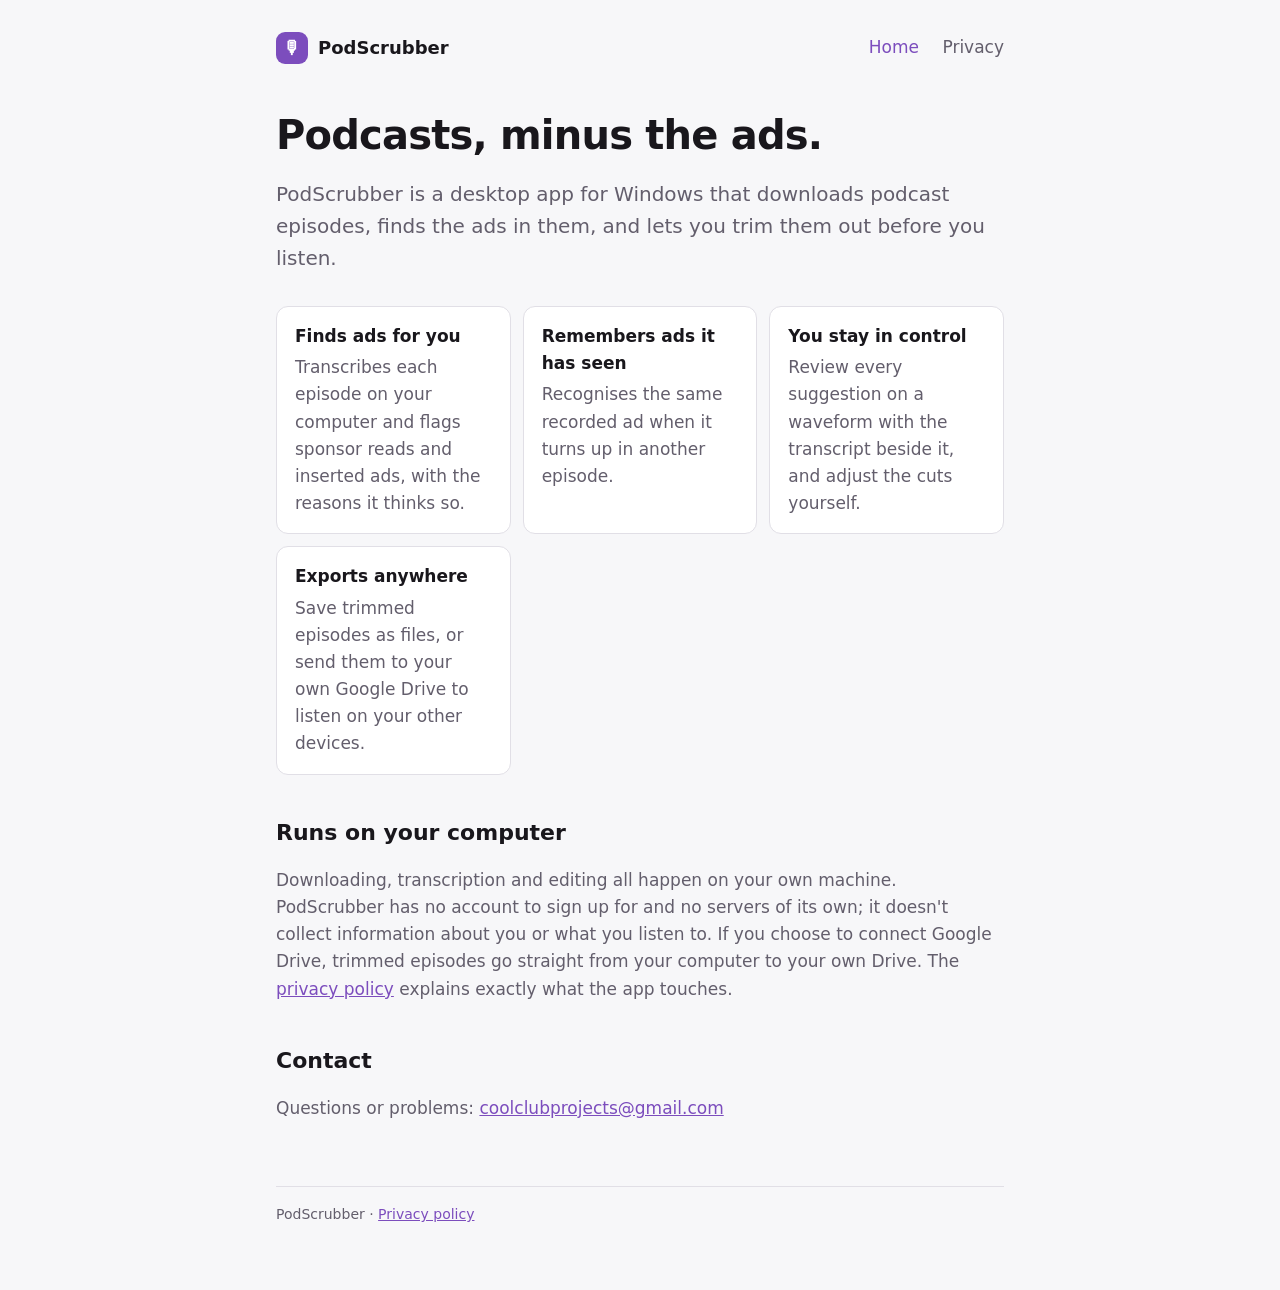
<file: index.html>
<!doctype html>
<html lang="en">
<head>
  <meta charset="utf-8">
  <meta name="viewport" content="width=device-width, initial-scale=1">
  <title>PodScrubber</title>
  <meta name="description" content="PodScrubber finds and trims the ads out of podcast episodes you download, entirely on your own computer.">
  <link rel="stylesheet" href="style.css">
</head>
<body>
  <div class="page">
    <header class="site">
      <a class="brand" href="./"><span class="brand-mark" aria-hidden="true">🎙</span>PodScrubber</a>
      <nav>
        <a href="./" aria-current="page">Home</a>
        <a href="privacy.html">Privacy</a>
      </nav>
    </header>

    <main>
      <h1>Podcasts, minus the ads.</h1>
      <p class="lead">
        PodScrubber is a desktop app for Windows that downloads podcast episodes, finds the ads in them,
        and lets you trim them out before you listen.
      </p>

      <ul class="features">
        <li><strong>Finds ads for you</strong>Transcribes each episode on your computer and flags sponsor reads and inserted ads, with the reasons it thinks so.</li>
        <li><strong>Remembers ads it has seen</strong>Recognises the same recorded ad when it turns up in another episode.</li>
        <li><strong>You stay in control</strong>Review every suggestion on a waveform with the transcript beside it, and adjust the cuts yourself.</li>
        <li><strong>Exports anywhere</strong>Save trimmed episodes as files, or send them to your own Google Drive to listen on your other devices.</li>
      </ul>

      <h2>Runs on your computer</h2>
      <p>
        Downloading, transcription and editing all happen on your own machine. PodScrubber has no account to
        sign up for and no servers of its own; it doesn't collect information about you or what you listen to.
        If you choose to connect Google Drive, trimmed episodes go straight from your computer to your own Drive.
        The <a href="privacy.html">privacy policy</a> explains exactly what the app touches.
      </p>

      <h2>Contact</h2>
      <p>Questions or problems: <a href="mailto:coolclubprojects@gmail.com">coolclubprojects@gmail.com</a></p>
    </main>

    <footer class="site">PodScrubber · <a href="privacy.html">Privacy policy</a></footer>
  </div>
</body>
</html>
</file>
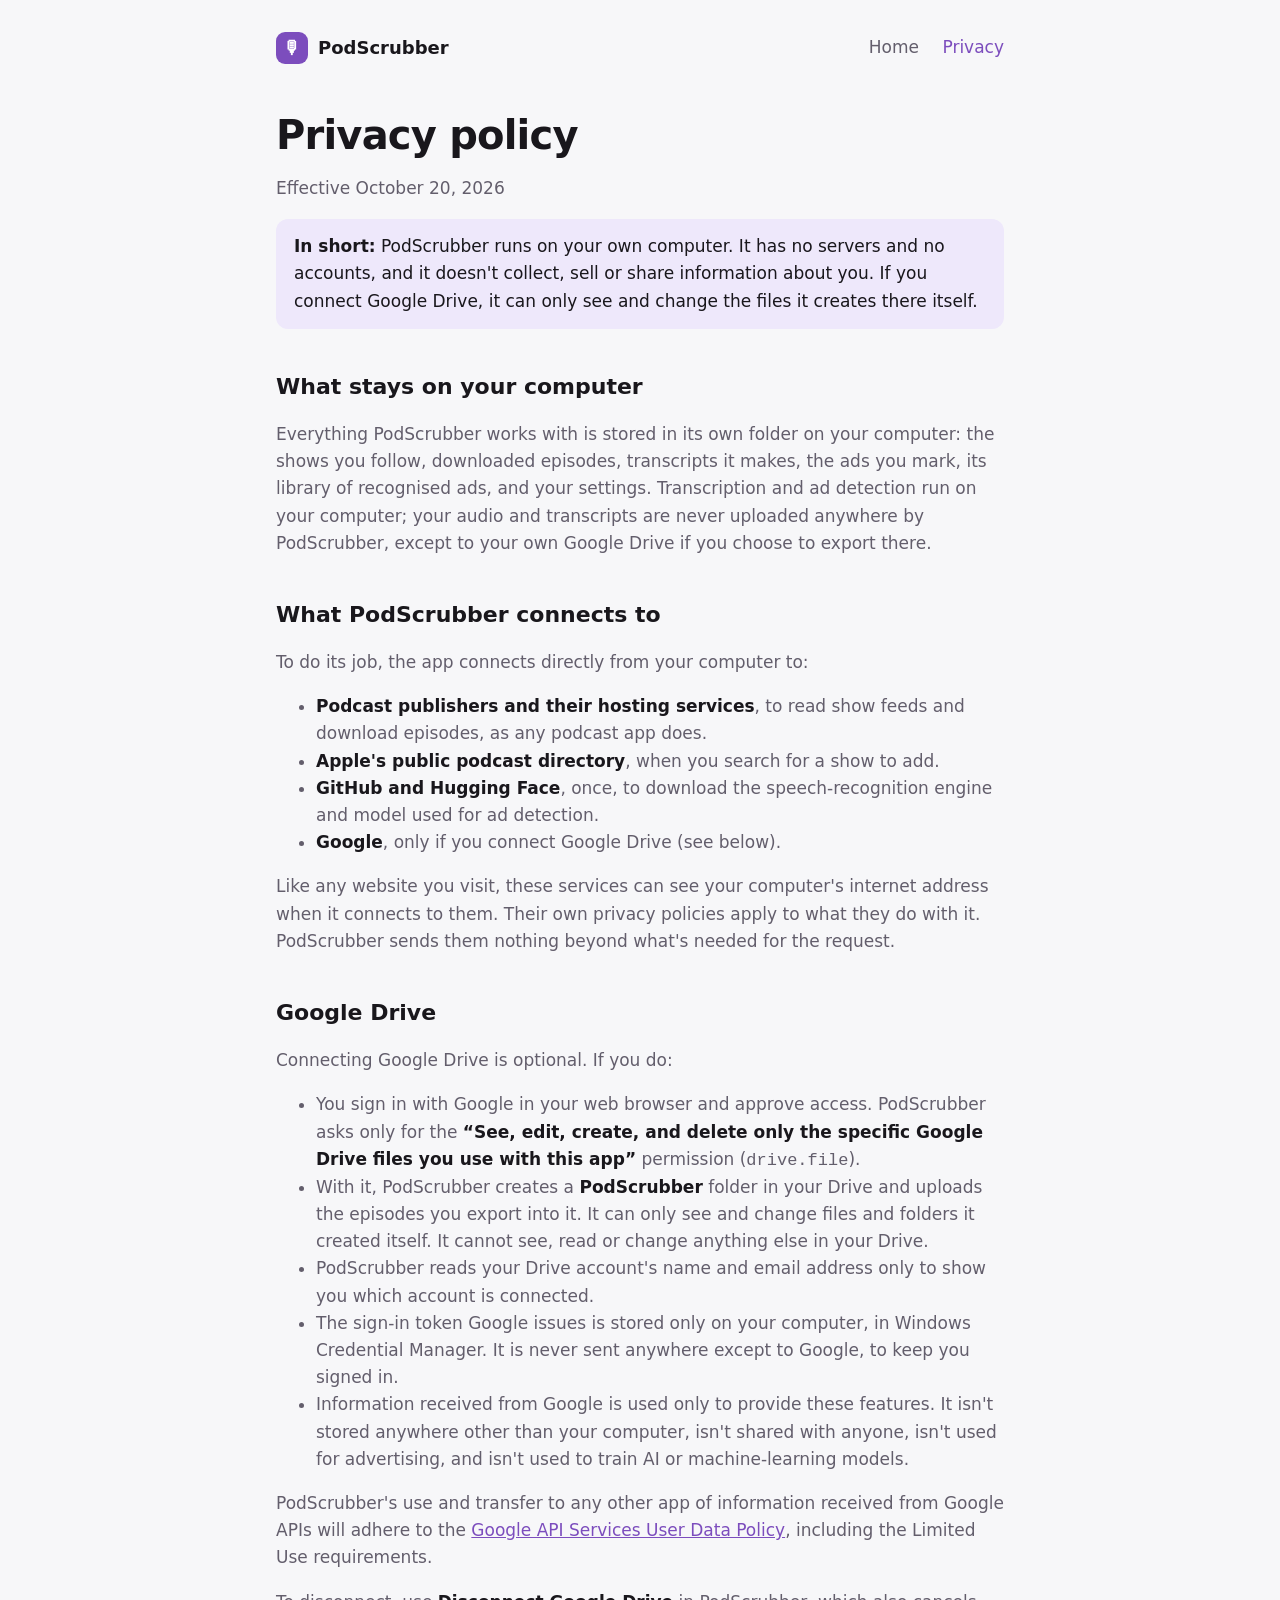
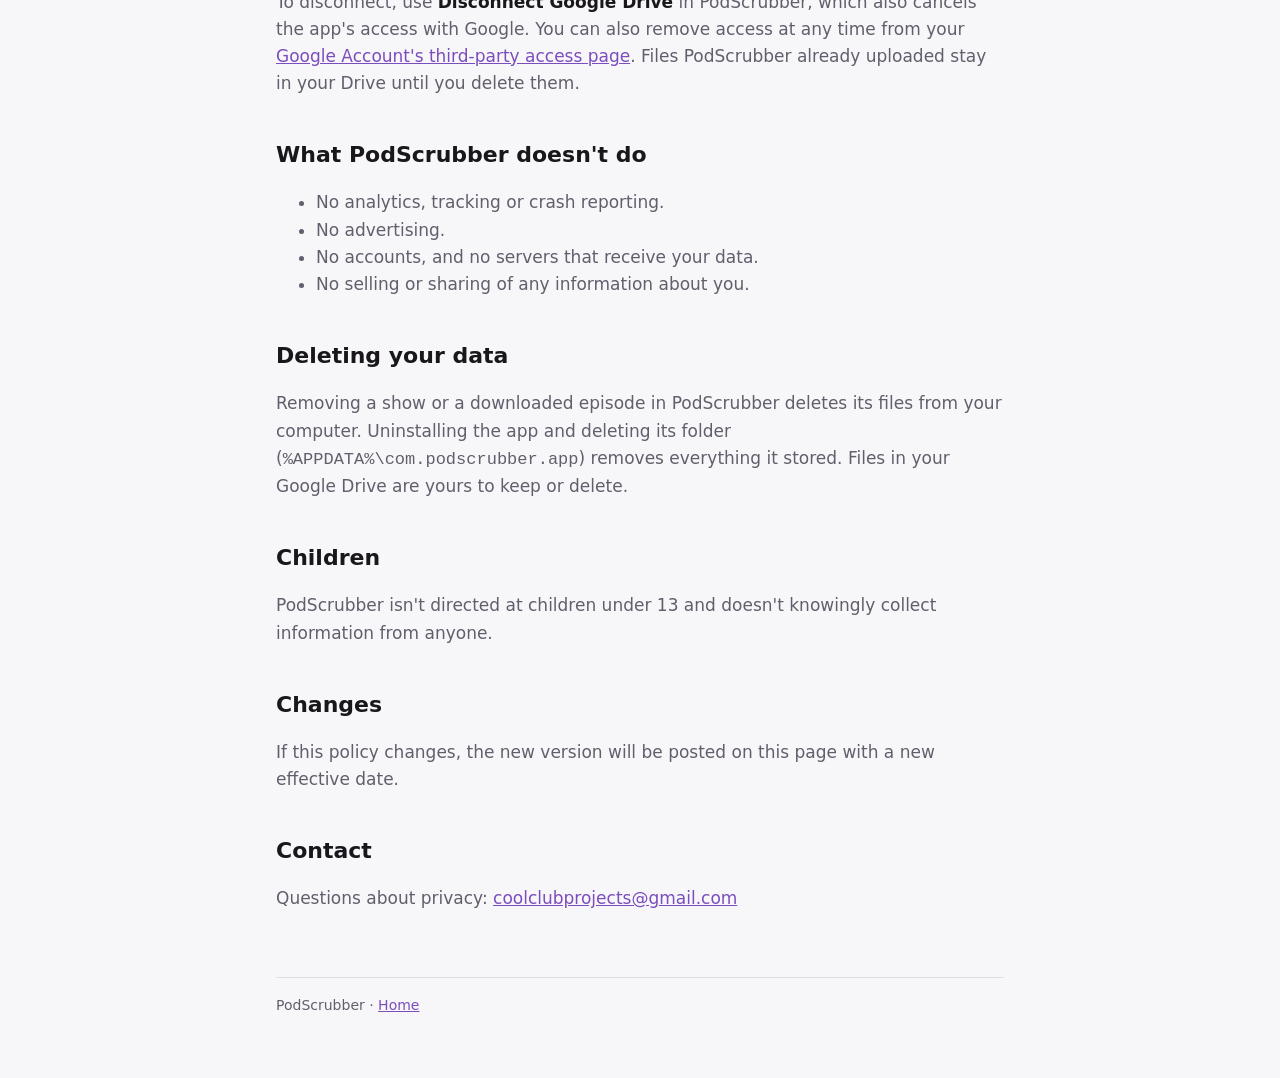
<file: privacy.html>
<!doctype html>
<html lang="en">
<head>
  <meta charset="utf-8">
  <meta name="viewport" content="width=device-width, initial-scale=1">
  <title>Privacy Policy · PodScrubber</title>
  <meta name="description" content="How PodScrubber handles your data, including Google Drive access.">
  <link rel="stylesheet" href="style.css">
</head>
<body>
  <div class="page">
    <header class="site">
      <a class="brand" href="./"><span class="brand-mark" aria-hidden="true">🎙</span>PodScrubber</a>
      <nav>
        <a href="./">Home</a>
        <a href="privacy.html" aria-current="page">Privacy</a>
      </nav>
    </header>

    <main>
      <h1>Privacy policy</h1>
      <p>Effective October 20, 2026</p>

      <div class="note">
        <p>
          <strong>In short:</strong> PodScrubber runs on your own computer. It has no servers and no accounts,
          and it doesn't collect, sell or share information about you. If you connect Google Drive, it can only
          see and change the files it creates there itself.
        </p>
      </div>

      <h2>What stays on your computer</h2>
      <p>
        Everything PodScrubber works with is stored in its own folder on your computer: the shows you follow,
        downloaded episodes, transcripts it makes, the ads you mark, its library of recognised ads, and your
        settings. Transcription and ad detection run on your computer; your audio and transcripts are never
        uploaded anywhere by PodScrubber, except to your own Google Drive if you choose to export there.
      </p>

      <h2>What PodScrubber connects to</h2>
      <p>To do its job, the app connects directly from your computer to:</p>
      <ul>
        <li><strong>Podcast publishers and their hosting services</strong>, to read show feeds and download episodes, as any podcast app does.</li>
        <li><strong>Apple's public podcast directory</strong>, when you search for a show to add.</li>
        <li><strong>GitHub and Hugging Face</strong>, once, to download the speech-recognition engine and model used for ad detection.</li>
        <li><strong>Google</strong>, only if you connect Google Drive (see below).</li>
      </ul>
      <p>
        Like any website you visit, these services can see your computer's internet address when it connects
        to them. Their own privacy policies apply to what they do with it. PodScrubber sends them nothing
        beyond what's needed for the request.
      </p>

      <h2>Google Drive</h2>
      <p>Connecting Google Drive is optional. If you do:</p>
      <ul>
        <li>
          You sign in with Google in your web browser and approve access. PodScrubber asks only for the
          <strong>“See, edit, create, and delete only the specific Google Drive files you use with this app”</strong>
          permission (<code>drive.file</code>).
        </li>
        <li>
          With it, PodScrubber creates a <strong>PodScrubber</strong> folder in your Drive and uploads the episodes
          you export into it. It can only see and change files and folders it created itself. It cannot see,
          read or change anything else in your Drive.
        </li>
        <li>
          PodScrubber reads your Drive account's name and email address only to show you which account is connected.
        </li>
        <li>
          The sign-in token Google issues is stored only on your computer, in Windows Credential Manager. It is
          never sent anywhere except to Google, to keep you signed in.
        </li>
        <li>
          Information received from Google is used only to provide these features. It isn't stored anywhere other
          than your computer, isn't shared with anyone, isn't used for advertising, and isn't used to train
          AI or machine-learning models.
        </li>
      </ul>
      <p>
        PodScrubber's use and transfer to any other app of information received from Google APIs will adhere to the
        <a href="https://developers.google.com/terms/api-services-user-data-policy">Google API Services User Data Policy</a>,
        including the Limited Use requirements.
      </p>
      <p>
        To disconnect, use <strong>Disconnect Google Drive</strong> in PodScrubber, which also cancels the app's access
        with Google. You can also remove access at any time from your
        <a href="https://myaccount.google.com/permissions">Google Account's third-party access page</a>.
        Files PodScrubber already uploaded stay in your Drive until you delete them.
      </p>

      <h2>What PodScrubber doesn't do</h2>
      <ul>
        <li>No analytics, tracking or crash reporting.</li>
        <li>No advertising.</li>
        <li>No accounts, and no servers that receive your data.</li>
        <li>No selling or sharing of any information about you.</li>
      </ul>

      <h2>Deleting your data</h2>
      <p>
        Removing a show or a downloaded episode in PodScrubber deletes its files from your computer. Uninstalling
        the app and deleting its folder (<code>%APPDATA%\com.podscrubber.app</code>) removes everything it stored.
        Files in your Google Drive are yours to keep or delete.
      </p>

      <h2>Children</h2>
      <p>PodScrubber isn't directed at children under 13 and doesn't knowingly collect information from anyone.</p>

      <h2>Changes</h2>
      <p>If this policy changes, the new version will be posted on this page with a new effective date.</p>

      <h2>Contact</h2>
      <p>Questions about privacy: <a href="mailto:coolclubprojects@gmail.com">coolclubprojects@gmail.com</a></p>
    </main>

    <footer class="site">PodScrubber · <a href="./">Home</a></footer>
  </div>
</body>
</html>
</file>
<file: style.css>
:root {
  --bg: #f7f7f9;
  --surface: #ffffff;
  --border: #e1dfe6;
  --text: #19171c;
  --text-2: #635e6c;
  --accent: #7c4dbd;
  --accent-soft: #eee8fb;

  color-scheme: light dark;
  font-family: "Segoe UI Variable Text", "Segoe UI", system-ui, -apple-system, sans-serif;
  font-size: 17px;
  line-height: 1.6;
  color: var(--text);
  background: var(--bg);
}

@media (prefers-color-scheme: dark) {
  :root {
    --bg: #18161b;
    --surface: #201e25;
    --border: #33303a;
    --text: #eeedf1;
    --text-2: #aba6b4;
    --accent: #a47ee1;
    --accent-soft: #332648;
  }
}

* { box-sizing: border-box; }
body { margin: 0; background: var(--bg); }

.page { max-width: 760px; margin: 0 auto; padding: 32px 16px 64px; }

header.site { display: flex; align-items: center; justify-content: space-between; gap: 16px; margin-bottom: 48px; }
.brand { display: flex; align-items: center; gap: 10px; font-weight: 700; font-size: 18px; color: var(--text); text-decoration: none; }
.brand-mark {
  display: grid; place-items: center; width: 32px; height: 32px; border-radius: 9px;
  background: var(--accent); color: #fff;
}
nav a { color: var(--text-2); text-decoration: none; margin-left: 18px; }
nav a:hover, nav a[aria-current="page"] { color: var(--accent); }

h1 { font-size: 40px; line-height: 1.15; margin: 0 0 16px; letter-spacing: -0.02em; }
h2 { font-size: 22px; margin: 40px 0 8px; }
h3 { font-size: 17px; margin: 24px 0 4px; }
p, li { color: var(--text-2); }
strong { color: var(--text); }
a { color: var(--accent); }
.lead { font-size: 20px; }

.features { display: grid; grid-template-columns: repeat(auto-fit, minmax(220px, 1fr)); gap: 12px; margin: 32px 0; padding: 0; list-style: none; }
.features li { padding: 16px 18px; border: 1px solid var(--border); border-radius: 12px; background: var(--surface); }
.features strong { display: block; margin-bottom: 4px; }

.note { padding: 14px 18px; border-radius: 12px; background: var(--accent-soft); }
.note p { margin: 0; color: var(--text); }

footer.site { margin-top: 64px; padding-top: 16px; border-top: 1px solid var(--border); font-size: 14px; color: var(--text-2); }

@media (max-width: 520px) {
  h1 { font-size: 30px; }
  header.site { flex-direction: column; align-items: flex-start; }
  nav a:first-child { margin-left: 0; }
}
</file>
